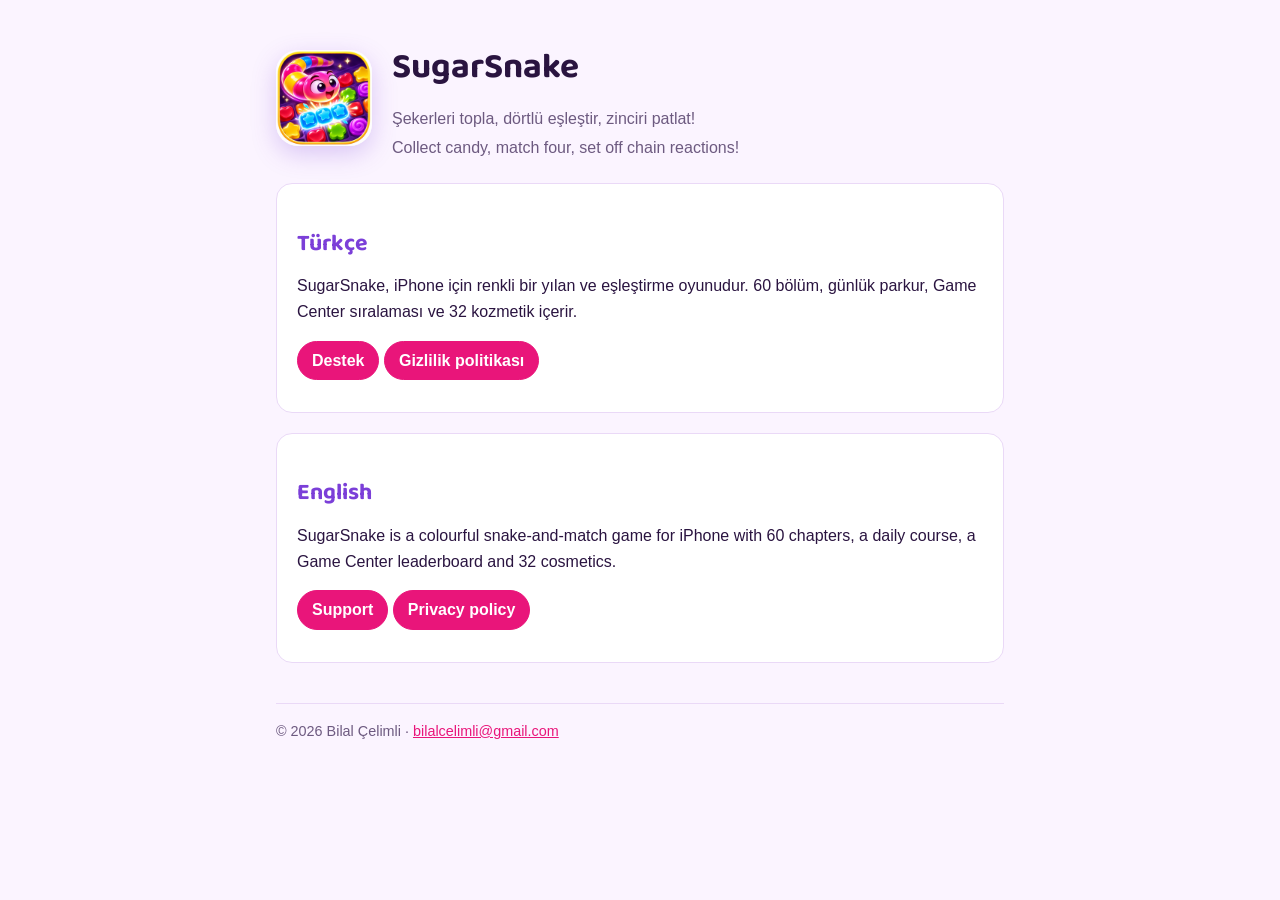
<file: index.html>
<!doctype html>
<html lang="tr">
<head>
<meta charset="utf-8">
<meta name="viewport" content="width=device-width, initial-scale=1">
<title>SugarSnake</title>
<meta name="description" content="SugarSnake – şeker toplayan yılan oyunu. / SugarSnake – a candy snake game.">
<link rel="icon" href="assets/icon.png">
<link rel="stylesheet" href="assets/site.css">
</head>
<body>
<main>
  <div class="hero">
    <img src="assets/icon.png" alt="SugarSnake">
    <div>
      <h1>SugarSnake</h1>
      <p>Şekerleri topla, dörtlü eşleştir, zinciri patlat!</p>
      <p>Collect candy, match four, set off chain reactions!</p>
    </div>
  </div>

  <div class="card">
    <h2>Türkçe</h2>
    <p>SugarSnake, iPhone için renkli bir yılan ve eşleştirme oyunudur. 60 bölüm, günlük parkur, Game Center sıralaması ve 32 kozmetik içerir.</p>
    <p><a class="button" href="sugarsnake/support/">Destek</a> <a class="button" href="sugarsnake/privacy/">Gizlilik politikası</a></p>
  </div>

  <div class="card">
    <h2>English</h2>
    <p>SugarSnake is a colourful snake-and-match game for iPhone with 60 chapters, a daily course, a Game Center leaderboard and 32 cosmetics.</p>
    <p><a class="button" href="sugarsnake/support/#en">Support</a> <a class="button" href="sugarsnake/privacy/#en">Privacy policy</a></p>
  </div>

  <footer>© 2026 Bilal Çelimli · <a href="mailto:bilalcelimli@gmail.com">bilalcelimli@gmail.com</a></footer>
</main>
</body>
</html>
</file>
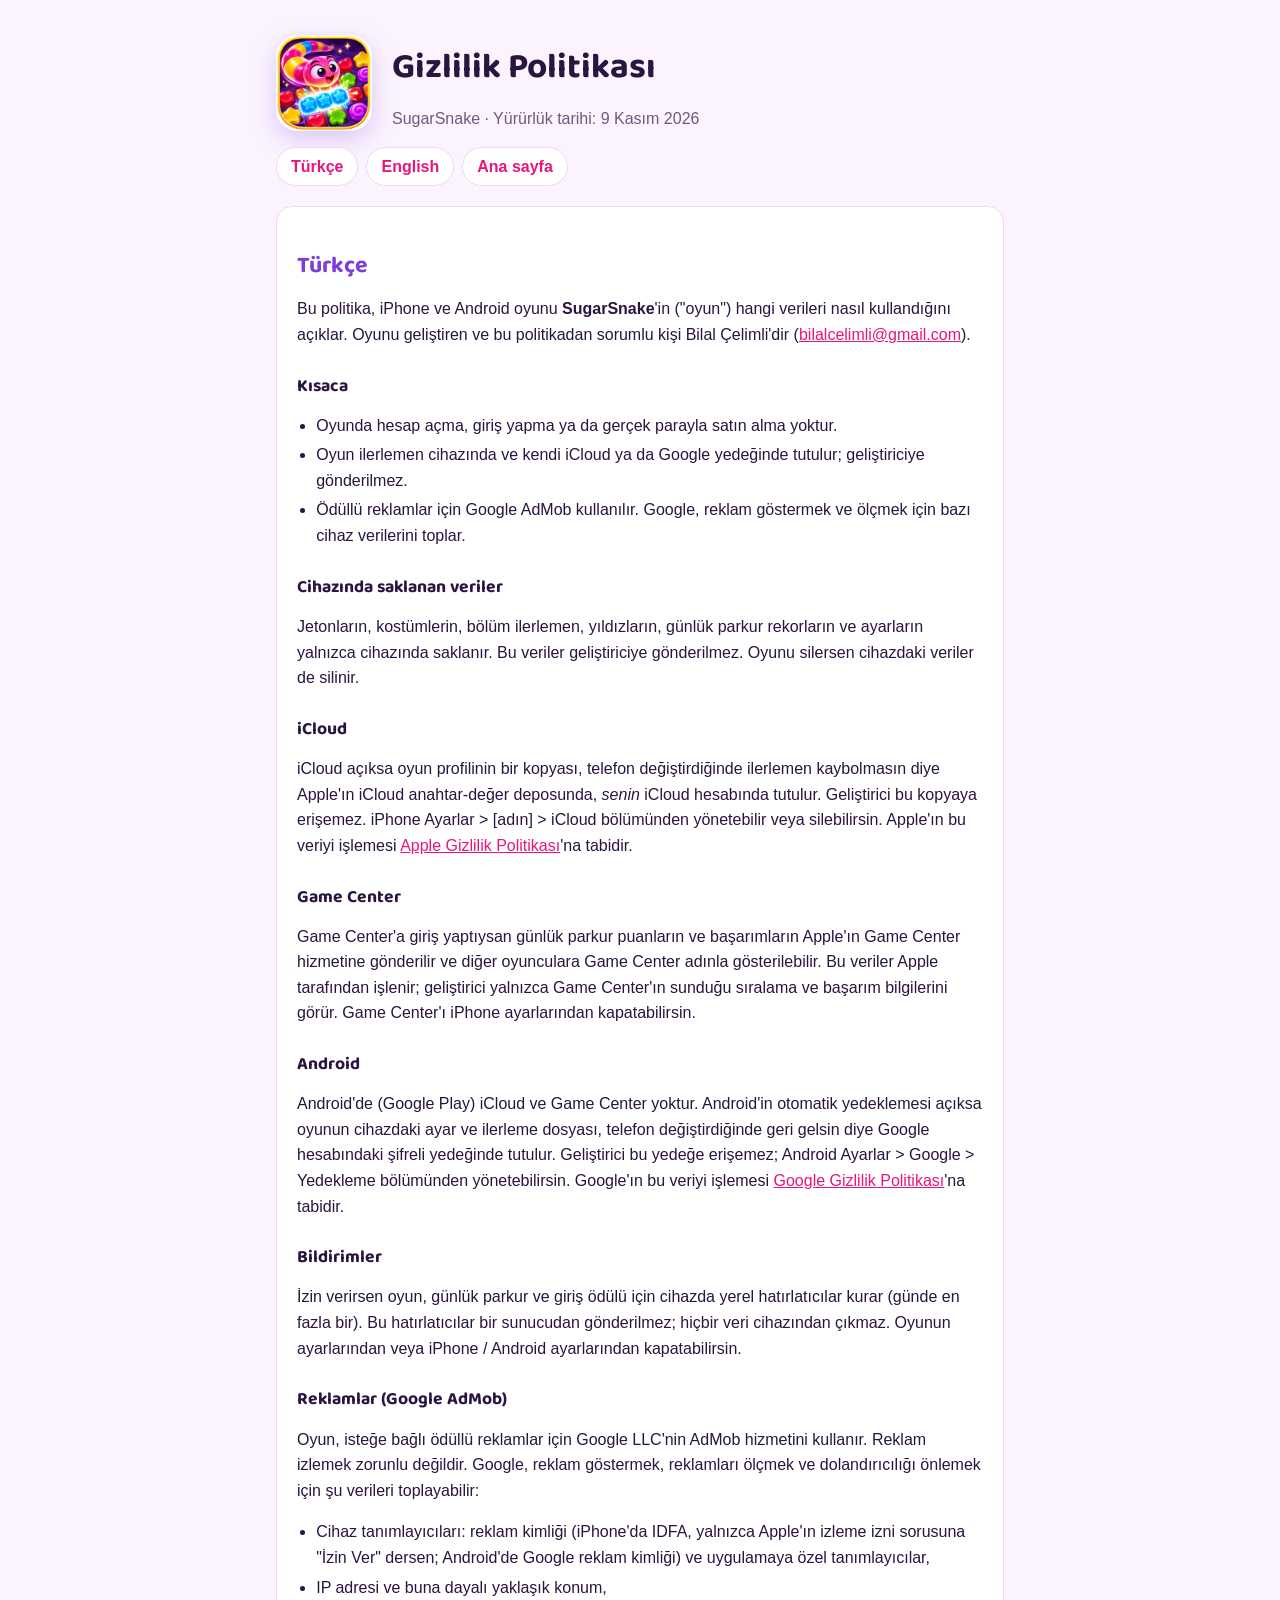
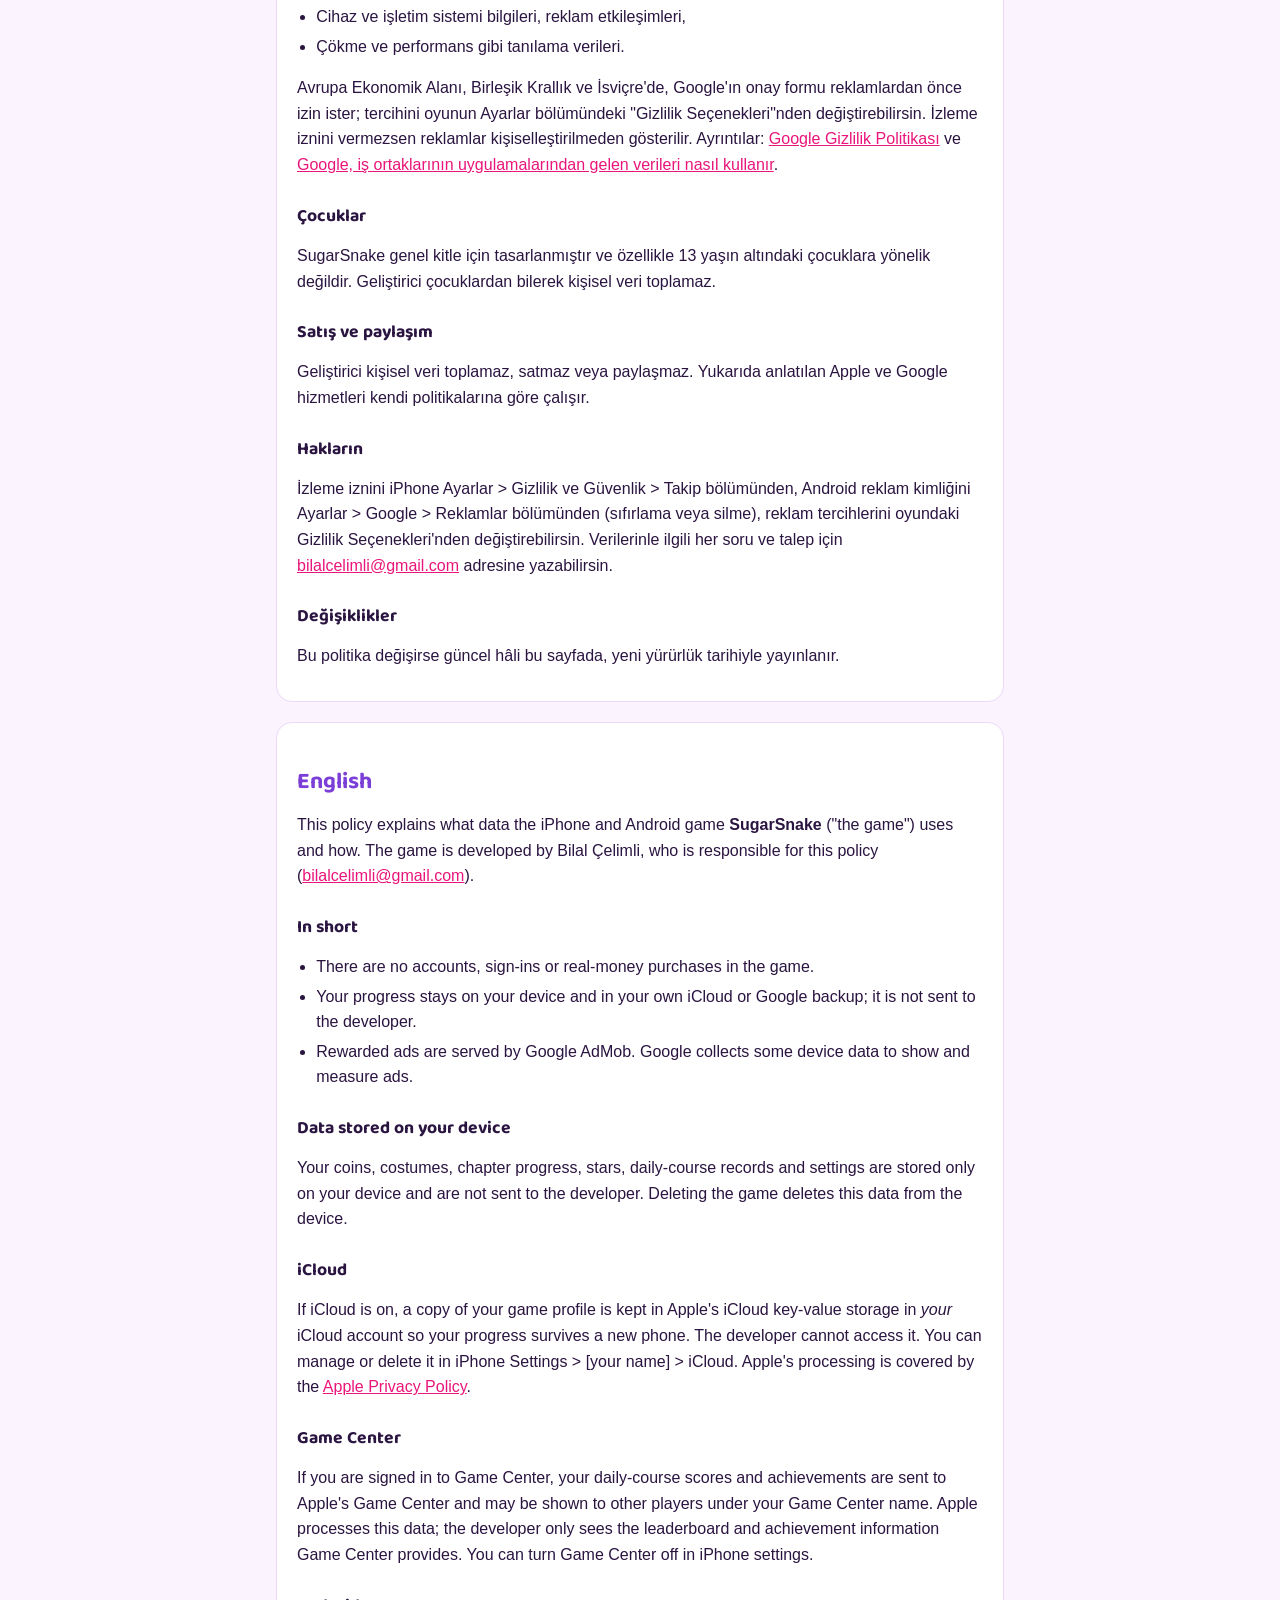
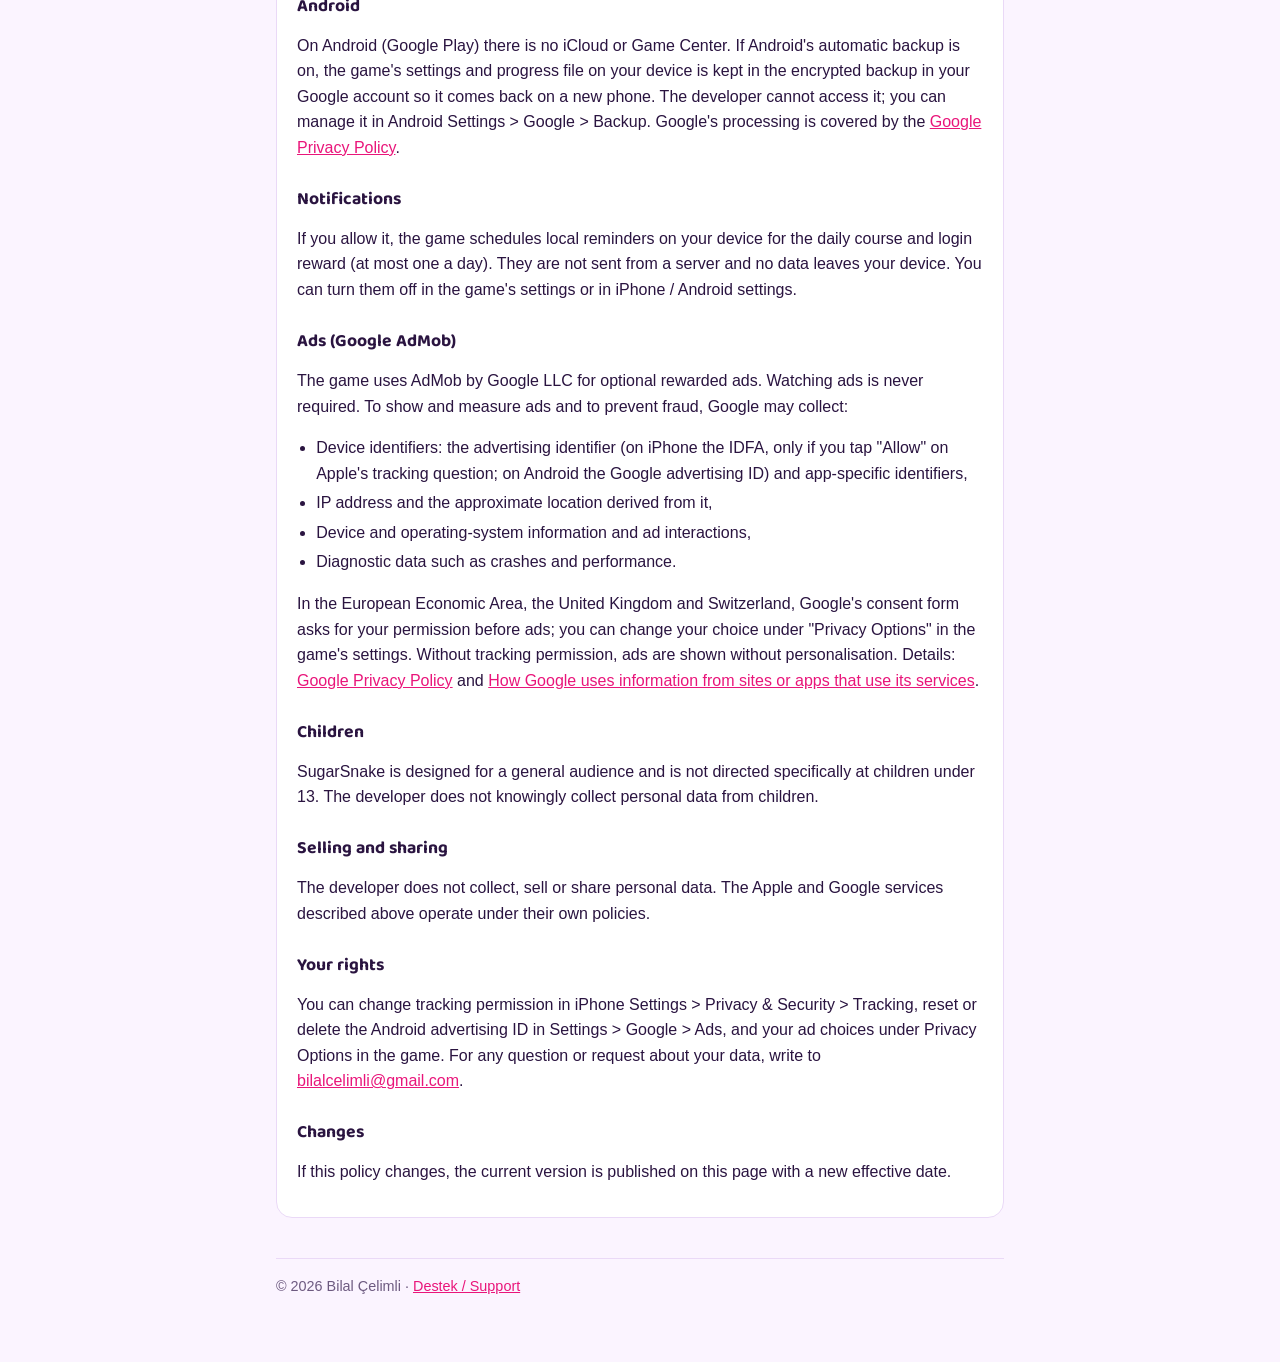
<file: sugarsnake/privacy/index.html>
<!doctype html>
<html lang="tr">
<head>
<meta charset="utf-8">
<meta name="viewport" content="width=device-width, initial-scale=1">
<title>SugarSnake Gizlilik Politikası · Privacy Policy</title>
<link rel="icon" href="../../assets/icon.png">
<link rel="stylesheet" href="../../assets/site.css">
</head>
<body>
<main>
  <div class="hero">
    <img src="../../assets/icon.png" alt="SugarSnake">
    <div>
      <h1>Gizlilik Politikası</h1>
      <p>SugarSnake · Yürürlük tarihi: 9 Kasım 2026</p>
    </div>
  </div>
  <div class="lang"><a href="#tr">Türkçe</a><a href="#en">English</a><a href="../../">Ana sayfa</a></div>

  <section id="tr" class="card">
    <h2>Türkçe</h2>
    <p>Bu politika, iPhone ve Android oyunu <strong>SugarSnake</strong>'in ("oyun") hangi verileri nasıl kullandığını açıklar. Oyunu geliştiren ve bu politikadan sorumlu kişi Bilal Çelimli'dir (<a href="mailto:bilalcelimli@gmail.com">bilalcelimli@gmail.com</a>).</p>

    <h3>Kısaca</h3>
    <ul>
      <li>Oyunda hesap açma, giriş yapma ya da gerçek parayla satın alma yoktur.</li>
      <li>Oyun ilerlemen cihazında ve kendi iCloud ya da Google yedeğinde tutulur; geliştiriciye gönderilmez.</li>
      <li>Ödüllü reklamlar için Google AdMob kullanılır. Google, reklam göstermek ve ölçmek için bazı cihaz verilerini toplar.</li>
    </ul>

    <h3>Cihazında saklanan veriler</h3>
    <p>Jetonların, kostümlerin, bölüm ilerlemen, yıldızların, günlük parkur rekorların ve ayarların yalnızca cihazında saklanır. Bu veriler geliştiriciye gönderilmez. Oyunu silersen cihazdaki veriler de silinir.</p>

    <h3>iCloud</h3>
    <p>iCloud açıksa oyun profilinin bir kopyası, telefon değiştirdiğinde ilerlemen kaybolmasın diye Apple'ın iCloud anahtar-değer deposunda, <em>senin</em> iCloud hesabında tutulur. Geliştirici bu kopyaya erişemez. iPhone Ayarlar &gt; [adın] &gt; iCloud bölümünden yönetebilir veya silebilirsin. Apple'ın bu veriyi işlemesi <a href="https://www.apple.com/legal/privacy/">Apple Gizlilik Politikası</a>'na tabidir.</p>

    <h3>Game Center</h3>
    <p>Game Center'a giriş yaptıysan günlük parkur puanların ve başarımların Apple'ın Game Center hizmetine gönderilir ve diğer oyunculara Game Center adınla gösterilebilir. Bu veriler Apple tarafından işlenir; geliştirici yalnızca Game Center'ın sunduğu sıralama ve başarım bilgilerini görür. Game Center'ı iPhone ayarlarından kapatabilirsin.</p>

    <h3>Android</h3>
    <p>Android'de (Google Play) iCloud ve Game Center yoktur. Android'in otomatik yedeklemesi açıksa oyunun cihazdaki ayar ve ilerleme dosyası, telefon değiştirdiğinde geri gelsin diye Google hesabındaki şifreli yedeğinde tutulur. Geliştirici bu yedeğe erişemez; Android Ayarlar &gt; Google &gt; Yedekleme bölümünden yönetebilirsin. Google'ın bu veriyi işlemesi <a href="https://policies.google.com/privacy">Google Gizlilik Politikası</a>'na tabidir.</p>

    <h3>Bildirimler</h3>
    <p>İzin verirsen oyun, günlük parkur ve giriş ödülü için cihazda yerel hatırlatıcılar kurar (günde en fazla bir). Bu hatırlatıcılar bir sunucudan gönderilmez; hiçbir veri cihazından çıkmaz. Oyunun ayarlarından veya iPhone / Android ayarlarından kapatabilirsin.</p>

    <h3>Reklamlar (Google AdMob)</h3>
    <p>Oyun, isteğe bağlı ödüllü reklamlar için Google LLC'nin AdMob hizmetini kullanır. Reklam izlemek zorunlu değildir. Google, reklam göstermek, reklamları ölçmek ve dolandırıcılığı önlemek için şu verileri toplayabilir:</p>
    <ul>
      <li>Cihaz tanımlayıcıları: reklam kimliği (iPhone'da IDFA, yalnızca Apple'ın izleme izni sorusuna "İzin Ver" dersen; Android'de Google reklam kimliği) ve uygulamaya özel tanımlayıcılar,</li>
      <li>IP adresi ve buna dayalı yaklaşık konum,</li>
      <li>Cihaz ve işletim sistemi bilgileri, reklam etkileşimleri,</li>
      <li>Çökme ve performans gibi tanılama verileri.</li>
    </ul>
    <p>Avrupa Ekonomik Alanı, Birleşik Krallık ve İsviçre'de, Google'ın onay formu reklamlardan önce izin ister; tercihini oyunun Ayarlar bölümündeki "Gizlilik Seçenekleri"nden değiştirebilirsin. İzleme iznini vermezsen reklamlar kişiselleştirilmeden gösterilir. Ayrıntılar: <a href="https://policies.google.com/privacy">Google Gizlilik Politikası</a> ve <a href="https://policies.google.com/technologies/partner-sites">Google, iş ortaklarının uygulamalarından gelen verileri nasıl kullanır</a>.</p>

    <h3>Çocuklar</h3>
    <p>SugarSnake genel kitle için tasarlanmıştır ve özellikle 13 yaşın altındaki çocuklara yönelik değildir. Geliştirici çocuklardan bilerek kişisel veri toplamaz.</p>

    <h3>Satış ve paylaşım</h3>
    <p>Geliştirici kişisel veri toplamaz, satmaz veya paylaşmaz. Yukarıda anlatılan Apple ve Google hizmetleri kendi politikalarına göre çalışır.</p>

    <h3>Hakların</h3>
    <p>İzleme iznini iPhone Ayarlar &gt; Gizlilik ve Güvenlik &gt; Takip bölümünden, Android reklam kimliğini Ayarlar &gt; Google &gt; Reklamlar bölümünden (sıfırlama veya silme), reklam tercihlerini oyundaki Gizlilik Seçenekleri'nden değiştirebilirsin. Verilerinle ilgili her soru ve talep için <a href="mailto:bilalcelimli@gmail.com">bilalcelimli@gmail.com</a> adresine yazabilirsin.</p>

    <h3>Değişiklikler</h3>
    <p>Bu politika değişirse güncel hâli bu sayfada, yeni yürürlük tarihiyle yayınlanır.</p>
  </section>

  <section id="en" class="card">
    <h2>English</h2>
    <p>This policy explains what data the iPhone and Android game <strong>SugarSnake</strong> ("the game") uses and how. The game is developed by Bilal Çelimli, who is responsible for this policy (<a href="mailto:bilalcelimli@gmail.com">bilalcelimli@gmail.com</a>).</p>

    <h3>In short</h3>
    <ul>
      <li>There are no accounts, sign-ins or real-money purchases in the game.</li>
      <li>Your progress stays on your device and in your own iCloud or Google backup; it is not sent to the developer.</li>
      <li>Rewarded ads are served by Google AdMob. Google collects some device data to show and measure ads.</li>
    </ul>

    <h3>Data stored on your device</h3>
    <p>Your coins, costumes, chapter progress, stars, daily-course records and settings are stored only on your device and are not sent to the developer. Deleting the game deletes this data from the device.</p>

    <h3>iCloud</h3>
    <p>If iCloud is on, a copy of your game profile is kept in Apple's iCloud key-value storage in <em>your</em> iCloud account so your progress survives a new phone. The developer cannot access it. You can manage or delete it in iPhone Settings &gt; [your name] &gt; iCloud. Apple's processing is covered by the <a href="https://www.apple.com/legal/privacy/">Apple Privacy Policy</a>.</p>

    <h3>Game Center</h3>
    <p>If you are signed in to Game Center, your daily-course scores and achievements are sent to Apple's Game Center and may be shown to other players under your Game Center name. Apple processes this data; the developer only sees the leaderboard and achievement information Game Center provides. You can turn Game Center off in iPhone settings.</p>

    <h3>Android</h3>
    <p>On Android (Google Play) there is no iCloud or Game Center. If Android's automatic backup is on, the game's settings and progress file on your device is kept in the encrypted backup in your Google account so it comes back on a new phone. The developer cannot access it; you can manage it in Android Settings &gt; Google &gt; Backup. Google's processing is covered by the <a href="https://policies.google.com/privacy">Google Privacy Policy</a>.</p>

    <h3>Notifications</h3>
    <p>If you allow it, the game schedules local reminders on your device for the daily course and login reward (at most one a day). They are not sent from a server and no data leaves your device. You can turn them off in the game's settings or in iPhone / Android settings.</p>

    <h3>Ads (Google AdMob)</h3>
    <p>The game uses AdMob by Google LLC for optional rewarded ads. Watching ads is never required. To show and measure ads and to prevent fraud, Google may collect:</p>
    <ul>
      <li>Device identifiers: the advertising identifier (on iPhone the IDFA, only if you tap "Allow" on Apple's tracking question; on Android the Google advertising ID) and app-specific identifiers,</li>
      <li>IP address and the approximate location derived from it,</li>
      <li>Device and operating-system information and ad interactions,</li>
      <li>Diagnostic data such as crashes and performance.</li>
    </ul>
    <p>In the European Economic Area, the United Kingdom and Switzerland, Google's consent form asks for your permission before ads; you can change your choice under "Privacy Options" in the game's settings. Without tracking permission, ads are shown without personalisation. Details: <a href="https://policies.google.com/privacy">Google Privacy Policy</a> and <a href="https://policies.google.com/technologies/partner-sites">How Google uses information from sites or apps that use its services</a>.</p>

    <h3>Children</h3>
    <p>SugarSnake is designed for a general audience and is not directed specifically at children under 13. The developer does not knowingly collect personal data from children.</p>

    <h3>Selling and sharing</h3>
    <p>The developer does not collect, sell or share personal data. The Apple and Google services described above operate under their own policies.</p>

    <h3>Your rights</h3>
    <p>You can change tracking permission in iPhone Settings &gt; Privacy &amp; Security &gt; Tracking, reset or delete the Android advertising ID in Settings &gt; Google &gt; Ads, and your ad choices under Privacy Options in the game. For any question or request about your data, write to <a href="mailto:bilalcelimli@gmail.com">bilalcelimli@gmail.com</a>.</p>

    <h3>Changes</h3>
    <p>If this policy changes, the current version is published on this page with a new effective date.</p>
  </section>

  <footer>© 2026 Bilal Çelimli · <a href="../support/">Destek / Support</a></footer>
</main>
</body>
</html>
</file>
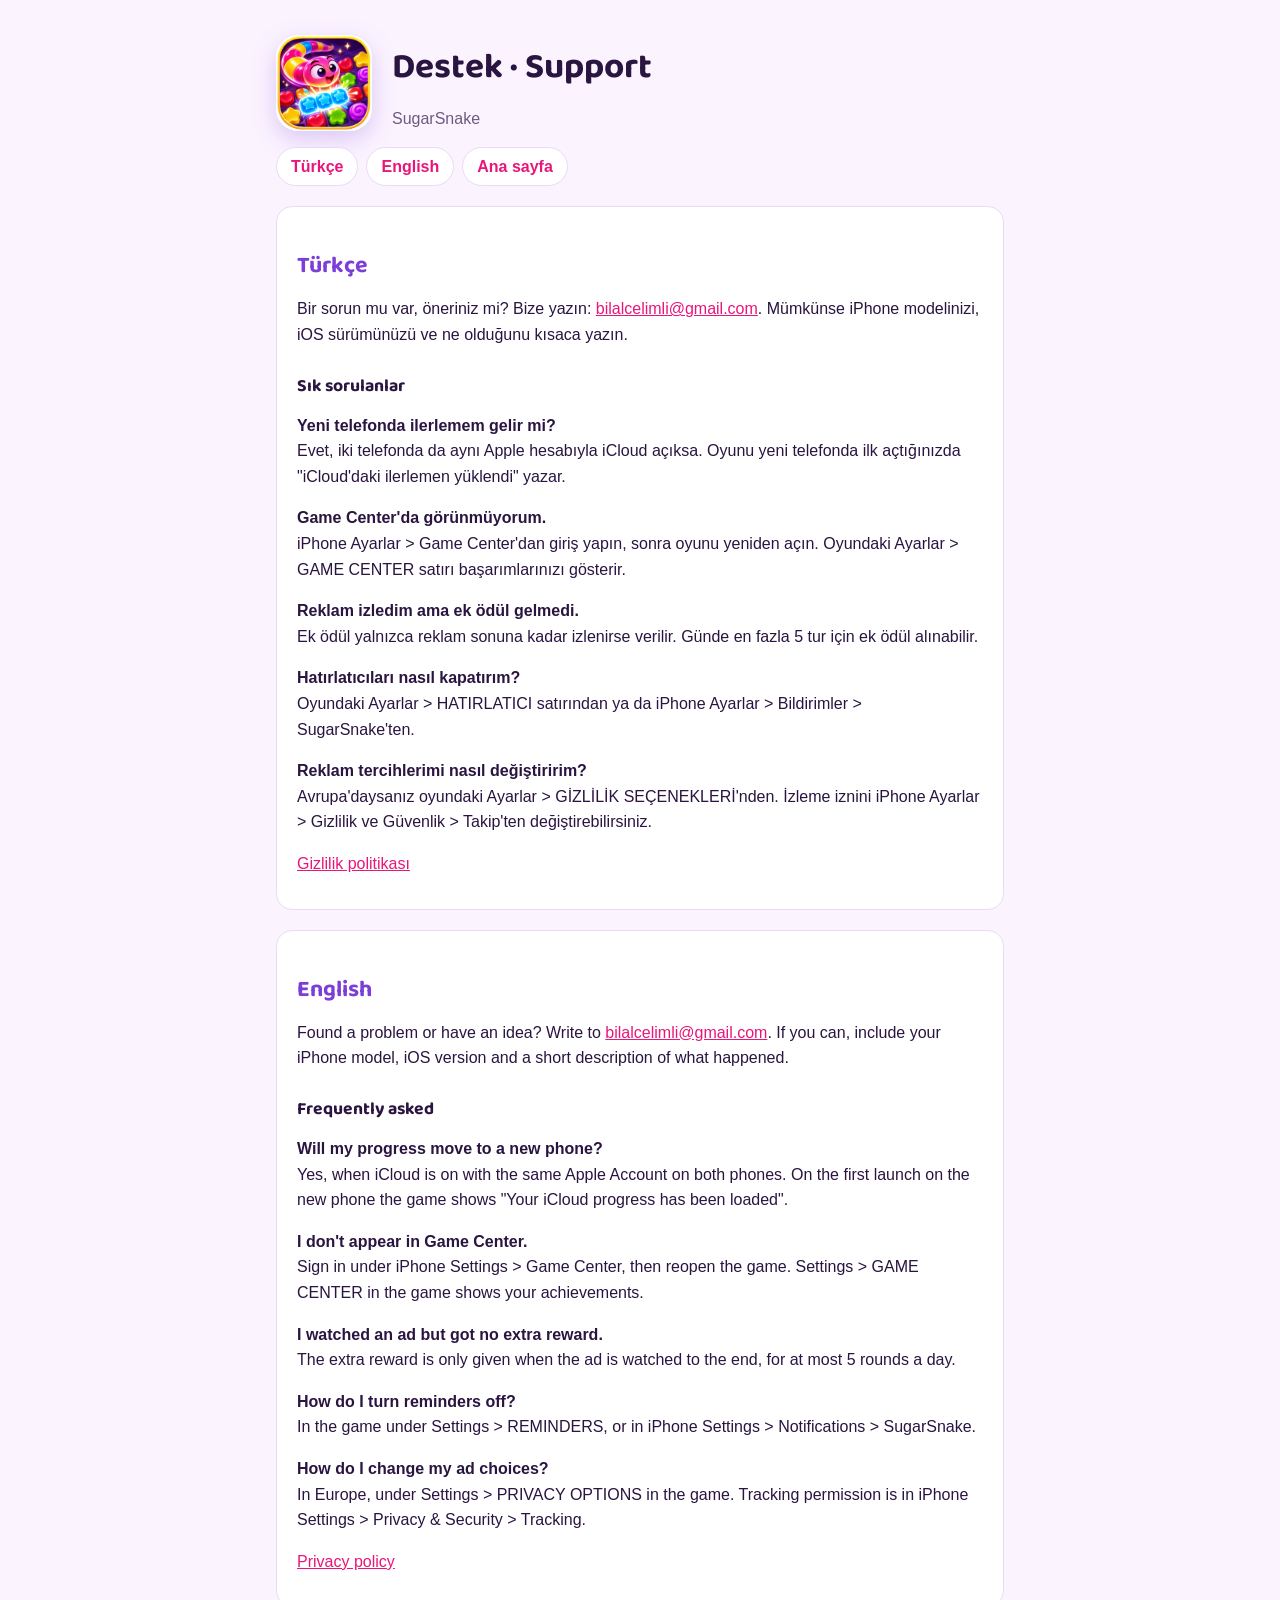
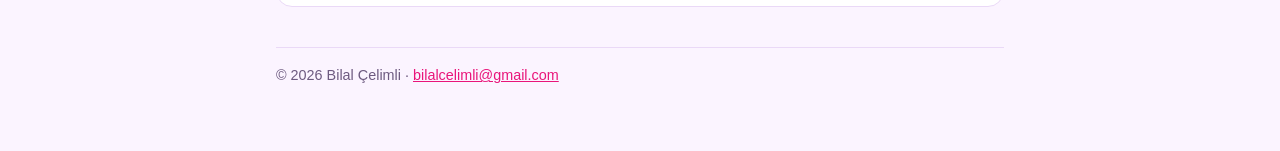
<file: sugarsnake/support/index.html>
<!doctype html>
<html lang="tr">
<head>
<meta charset="utf-8">
<meta name="viewport" content="width=device-width, initial-scale=1">
<title>SugarSnake Destek · Support</title>
<link rel="icon" href="../../assets/icon.png">
<link rel="stylesheet" href="../../assets/site.css">
</head>
<body>
<main>
  <div class="hero">
    <img src="../../assets/icon.png" alt="SugarSnake">
    <div>
      <h1>Destek · Support</h1>
      <p>SugarSnake</p>
    </div>
  </div>
  <div class="lang"><a href="#tr">Türkçe</a><a href="#en">English</a><a href="../../">Ana sayfa</a></div>

  <section id="tr" class="card">
    <h2>Türkçe</h2>
    <p>Bir sorun mu var, öneriniz mi? Bize yazın: <a href="mailto:bilalcelimli@gmail.com?subject=SugarSnake%20destek">bilalcelimli@gmail.com</a>. Mümkünse iPhone modelinizi, iOS sürümünüzü ve ne olduğunu kısaca yazın.</p>

    <h3>Sık sorulanlar</h3>
    <p><strong>Yeni telefonda ilerlemem gelir mi?</strong><br>Evet, iki telefonda da aynı Apple hesabıyla iCloud açıksa. Oyunu yeni telefonda ilk açtığınızda "iCloud'daki ilerlemen yüklendi" yazar.</p>
    <p><strong>Game Center'da görünmüyorum.</strong><br>iPhone Ayarlar &gt; Game Center'dan giriş yapın, sonra oyunu yeniden açın. Oyundaki Ayarlar &gt; GAME CENTER satırı başarımlarınızı gösterir.</p>
    <p><strong>Reklam izledim ama ek ödül gelmedi.</strong><br>Ek ödül yalnızca reklam sonuna kadar izlenirse verilir. Günde en fazla 5 tur için ek ödül alınabilir.</p>
    <p><strong>Hatırlatıcıları nasıl kapatırım?</strong><br>Oyundaki Ayarlar &gt; HATIRLATICI satırından ya da iPhone Ayarlar &gt; Bildirimler &gt; SugarSnake'ten.</p>
    <p><strong>Reklam tercihlerimi nasıl değiştiririm?</strong><br>Avrupa'daysanız oyundaki Ayarlar &gt; GİZLİLİK SEÇENEKLERİ'nden. İzleme iznini iPhone Ayarlar &gt; Gizlilik ve Güvenlik &gt; Takip'ten değiştirebilirsiniz.</p>
    <p><a href="../privacy/">Gizlilik politikası</a></p>
  </section>

  <section id="en" class="card">
    <h2>English</h2>
    <p>Found a problem or have an idea? Write to <a href="mailto:bilalcelimli@gmail.com?subject=SugarSnake%20support">bilalcelimli@gmail.com</a>. If you can, include your iPhone model, iOS version and a short description of what happened.</p>

    <h3>Frequently asked</h3>
    <p><strong>Will my progress move to a new phone?</strong><br>Yes, when iCloud is on with the same Apple Account on both phones. On the first launch on the new phone the game shows "Your iCloud progress has been loaded".</p>
    <p><strong>I don't appear in Game Center.</strong><br>Sign in under iPhone Settings &gt; Game Center, then reopen the game. Settings &gt; GAME CENTER in the game shows your achievements.</p>
    <p><strong>I watched an ad but got no extra reward.</strong><br>The extra reward is only given when the ad is watched to the end, for at most 5 rounds a day.</p>
    <p><strong>How do I turn reminders off?</strong><br>In the game under Settings &gt; REMINDERS, or in iPhone Settings &gt; Notifications &gt; SugarSnake.</p>
    <p><strong>How do I change my ad choices?</strong><br>In Europe, under Settings &gt; PRIVACY OPTIONS in the game. Tracking permission is in iPhone Settings &gt; Privacy &amp; Security &gt; Tracking.</p>
    <p><a href="../privacy/#en">Privacy policy</a></p>
  </section>

  <footer>© 2026 Bilal Çelimli · <a href="mailto:bilalcelimli@gmail.com">bilalcelimli@gmail.com</a></footer>
</main>
</body>
</html>
</file>
<file: assets/site.css>
@font-face{font-family:"Baloo 2";src:url("Baloo2.ttf") format("truetype");font-weight:400 800;font-display:swap}
:root{--bg:#fbf4ff;--card:#ffffff;--ink:#2a1440;--muted:#6d5a80;--accent:#e9157a;--accent2:#7b3fd8;--line:#ead9f7}
@media (prefers-color-scheme:dark){:root{--bg:#160a24;--card:#22113a;--ink:#f3e9ff;--muted:#bba7d6;--accent:#ff5aa8;--accent2:#b58cff;--line:#3a2357}}
*{box-sizing:border-box}
body{margin:0;background:var(--bg);color:var(--ink);font:16px/1.6 -apple-system,BlinkMacSystemFont,"Segoe UI",Roboto,sans-serif}
main{max-width:760px;margin:0 auto;padding:32px 16px 64px}
h1,h2,h3{font-family:"Baloo 2",-apple-system,sans-serif;line-height:1.2;margin:1.6em 0 .5em}
h1{font-size:2.2rem;margin-top:.4em}
h2{font-size:1.45rem;color:var(--accent2)}
h3{font-size:1.1rem}
a{color:var(--accent)}
.hero{display:flex;gap:20px;align-items:center;margin-bottom:8px}
.hero img{width:96px;height:96px;border-radius:22px;box-shadow:0 8px 24px rgba(123,63,216,.25)}
.hero p{margin:.2em 0;color:var(--muted)}
.card{background:var(--card);border:1px solid var(--line);border-radius:16px;padding:8px 20px 16px;margin:20px 0}
.lang{display:flex;gap:8px;flex-wrap:wrap;margin:12px 0}
.lang a,.button{display:inline-block;padding:6px 14px;border-radius:999px;background:var(--card);border:1px solid var(--line);text-decoration:none;font-weight:600}
.button{background:var(--accent);border-color:var(--accent);color:#fff}
small,.muted{color:var(--muted)}
ul{padding-left:1.2em}
li{margin:.25em 0}
footer{margin-top:40px;color:var(--muted);font-size:.9rem;border-top:1px solid var(--line);padding-top:16px}
@media (max-width:520px){.hero{flex-direction:column;align-items:flex-start}h1{font-size:1.8rem}}
</file>
